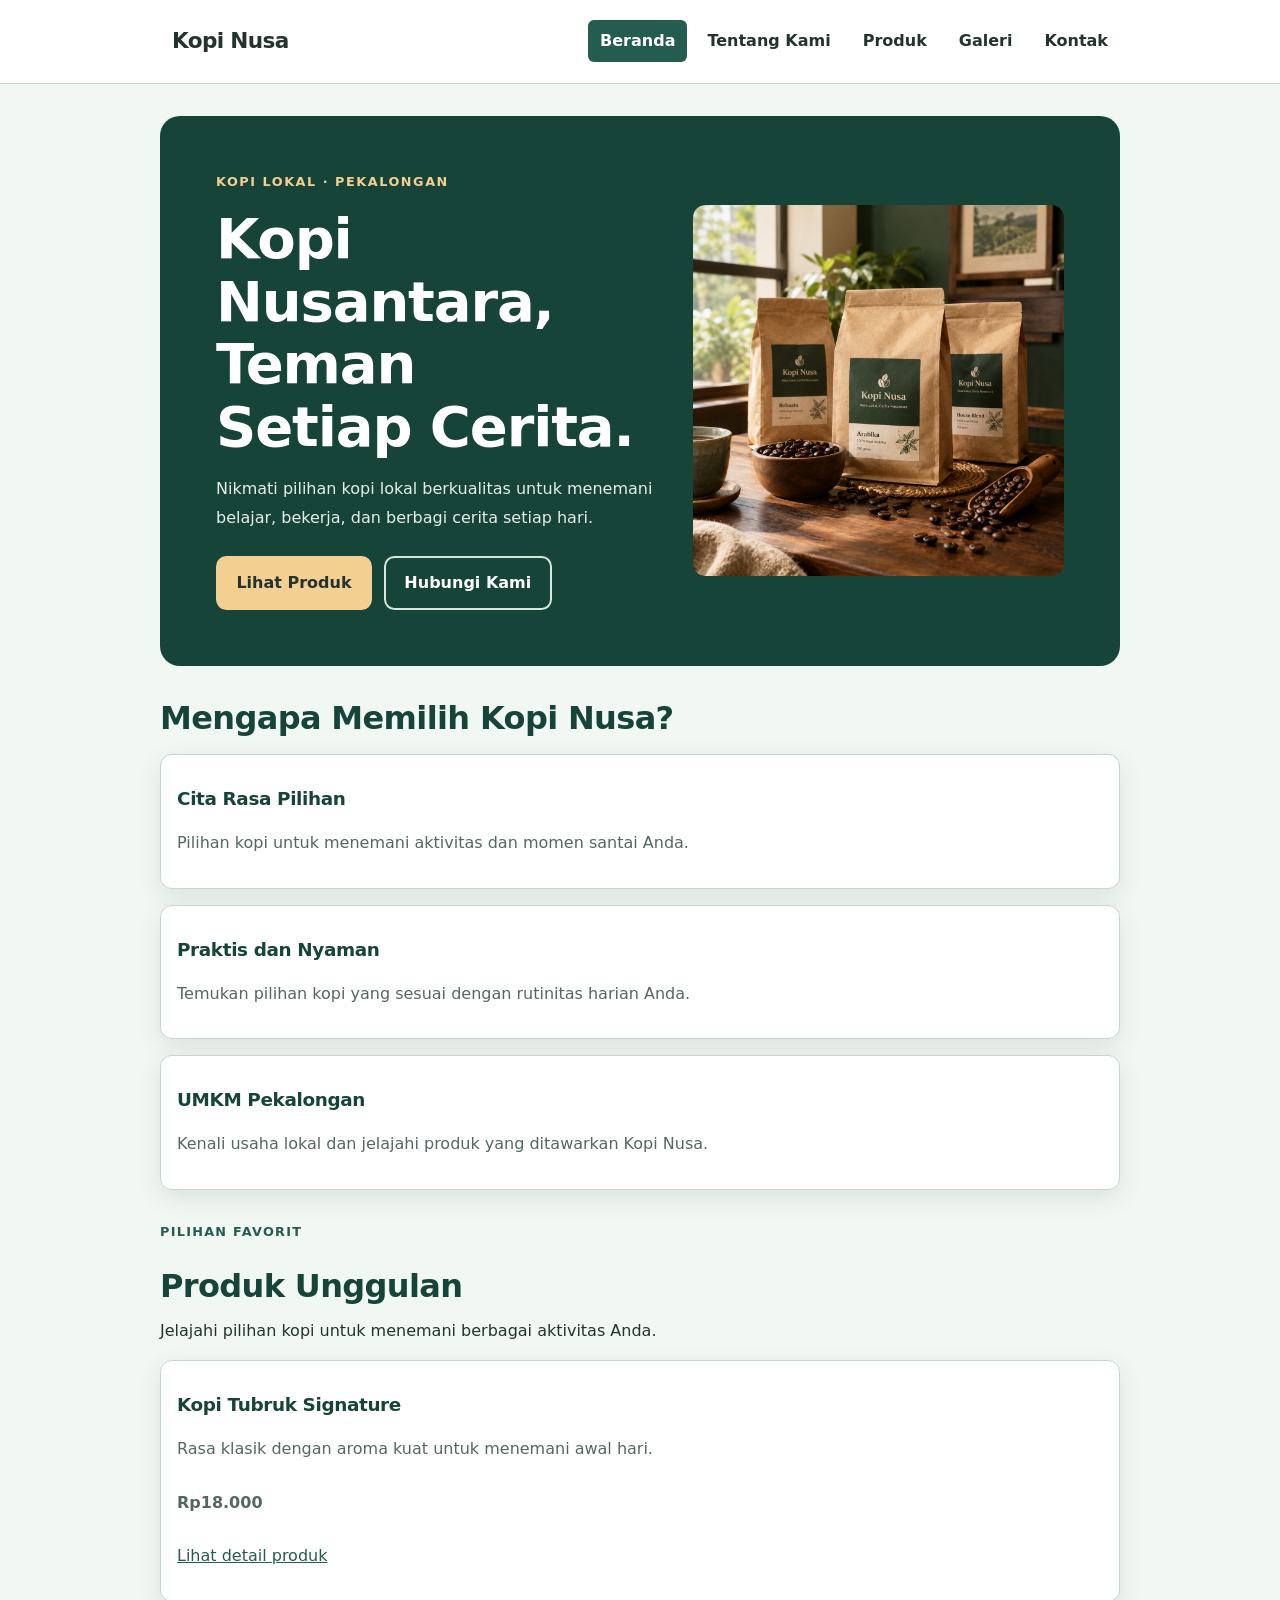
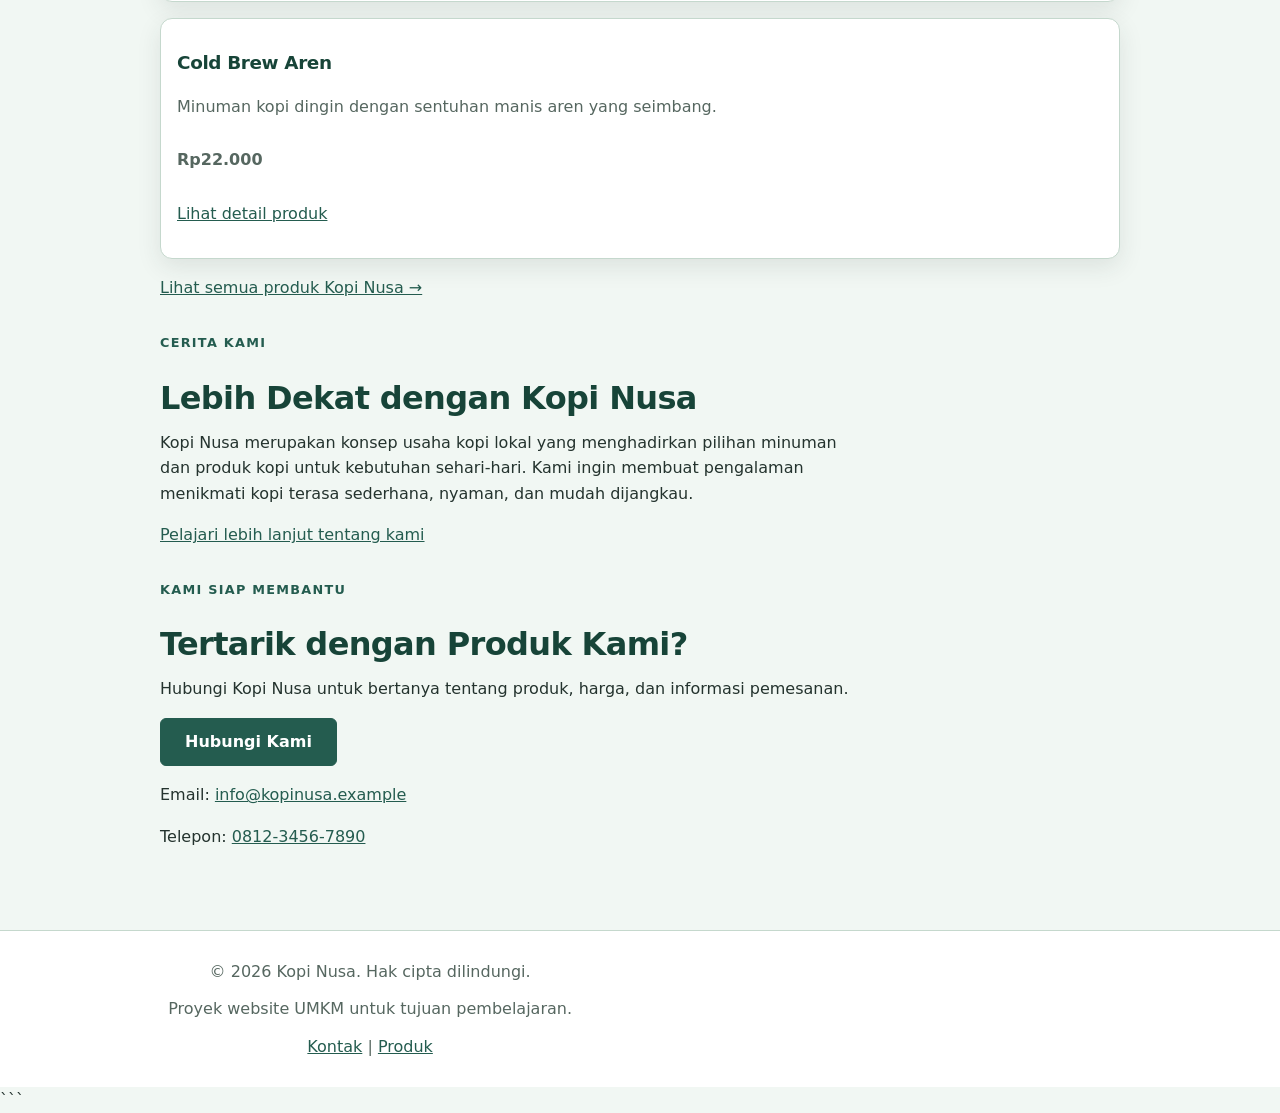
<file: index.html>
<!DOCTYPE html>
<html lang="id">
  
<head>
  
  <meta charset="utf-8">
  <meta name="viewport" content="width=device-width, initial-scale=1">

  <meta
    name="description"
    content="Kopi Nusa, pilihan kopi lokal untuk menemani belajar, bekerja, dan menikmati waktu santai di Pekalongan."
  >
  <meta name="theme-color" content="#245c4f">

  <title>Kopi Nusa | Kopi Lokal Pilihan Pekalongan</title>
  



  <link rel="stylesheet" href="css/style.css">
  <script src="js/app.js" defer></script>
</head>

<body>
  <a class="skip-link" href="#konten">Lewati ke konten utama</a>

  <header class="site-header">
    <nav class="nav" aria-label="Navigasi utama">
      <a class="brand" href="index.html" aria-label="Kopi Nusa, Beranda">
        Kopi Nusa
      </a>

      <ul>
        <li><a aria-current="page" href="index.html">Beranda</a></li>
        <li><a href="tentang.html">Tentang Kami</a></li>
        <li><a href="produk.html">Produk</a></li>
        <li><a href="galeri.html">Galeri</a></li>
        <li><a href="kontak.html">Kontak</a></li>
      </ul>
    </nav>
  </header>

  <main id="konten" class="page">

    

<section class="hero" aria-labelledby="hero-title">
  <div class="hero-content">
    <p class="hero-label">KOPI LOKAL · PEKALONGAN</p>

    <h1 id="hero-title">
      Kopi Nusantara, Teman Setiap Cerita.
    </h1>

    <p class="hero-description">
      Nikmati pilihan kopi lokal berkualitas untuk menemani
      belajar, bekerja, dan berbagi cerita setiap hari.
    </p>

    <div class="hero-actions">
      <a class="hero-button" href="produk.html">
        Lihat Produk
      </a>

      <a class="hero-button hero-button-secondary" href="kontak.html">
        Hubungi Kami
      </a>
    </div>
  </div>

  <div class="hero-image">
    <img
      src="assets/images/kopi-nusa-products.png"
      width="640"
      height="360"
      alt="Etalase Kopi Nusa yang menampilkan pilihan kopi lokal"
      fetchpriority="high"
    />
  </div>
</section>


    

    <!-- Brand highlights -->
    <section aria-labelledby="keunggulan-title">
      <h2 id="keunggulan-title">Mengapa Memilih Kopi Nusa?</h2>

      <div class="product-list">
        <article class="product-card">
          <h3>Cita Rasa Pilihan</h3>
          <p>
            Pilihan kopi untuk menemani aktivitas dan momen santai Anda.
          </p>
        </article>

        <article class="product-card">
          <h3>Praktis dan Nyaman</h3>
          <p>
            Temukan pilihan kopi yang sesuai dengan rutinitas harian Anda.
          </p>
        </article>

        <article class="product-card">
          <h3>UMKM Pekalongan</h3>
          <p>
            Kenali usaha lokal dan jelajahi produk yang ditawarkan Kopi Nusa.
          </p>
        </article>
      </div>
    </section>

    <!-- Featured products -->
    <section aria-labelledby="produk-title">
      <p class="eyebrow">Pilihan Favorit</p>
      <h2 id="produk-title">Produk Unggulan</h2>

      <p>
        Jelajahi pilihan kopi untuk menemani berbagai aktivitas Anda.
      </p>

      <div class="product-list">
        <article class="product-card">
          <h3>Kopi Tubruk Signature</h3>
          <p>
            Rasa klasik dengan aroma kuat untuk menemani awal hari.
          </p>
          <p class="price">Rp18.000</p>
          <p>
            <a href="produk.html">Lihat detail produk</a>
          </p>
        </article>

        <article class="product-card">
          <h3>Cold Brew Aren</h3>
          <p>
            Minuman kopi dingin dengan sentuhan manis aren yang seimbang.
          </p>
          <p class="price">Rp22.000</p>
          <p>
            <a href="produk.html">Lihat detail produk</a>
          </p>
        </article>
      </div>

      <p>
        <a href="produk.html">Lihat semua produk Kopi Nusa &rarr;</a>
      </p>
    </section>

    <!-- Business introduction -->
    <section aria-labelledby="tentang-title">
      <p class="eyebrow">Cerita Kami</p>
      <h2 id="tentang-title">Lebih Dekat dengan Kopi Nusa</h2>

      <p>
        Kopi Nusa merupakan konsep usaha kopi lokal yang menghadirkan
        pilihan minuman dan produk kopi untuk kebutuhan sehari-hari.
        Kami ingin membuat pengalaman menikmati kopi terasa sederhana,
        nyaman, dan mudah dijangkau.
      </p>

      <p>
        <a href="tentang.html">Pelajari lebih lanjut tentang kami</a>
      </p>
    </section>

    <!-- Contact call-to-action -->
    <section class="contact" aria-labelledby="kontak-title">
      <p class="eyebrow">Kami Siap Membantu</p>
      <h2 id="kontak-title">Tertarik dengan Produk Kami?</h2>

      <p>
        Hubungi Kopi Nusa untuk bertanya tentang produk, harga,
        dan informasi pemesanan.
      </p>

      <p>
        <a class="button" href="kontak.html">Hubungi Kami</a>
      </p>

      <p>
        Email:
        <a href="mailto:info@kopinusa.example">
          info@kopinusa.example
        </a>
      </p>

      <p>
        Telepon:
        <a href="tel:+6281234567890">0812-3456-7890</a>
      </p>
    </section>

  </main>

  <footer class="site-footer">
    <p>&copy; 2026 Kopi Nusa. Hak cipta dilindungi.</p>
    <p>Proyek website UMKM untuk tujuan pembelajaran.</p>
    <p><a href="kontak.html">Kontak</a> | <a href="produk.html">Produk</a></p>
  </footer>

  <script src="js/script.js"></script>
</body>
</html>
```
</file>
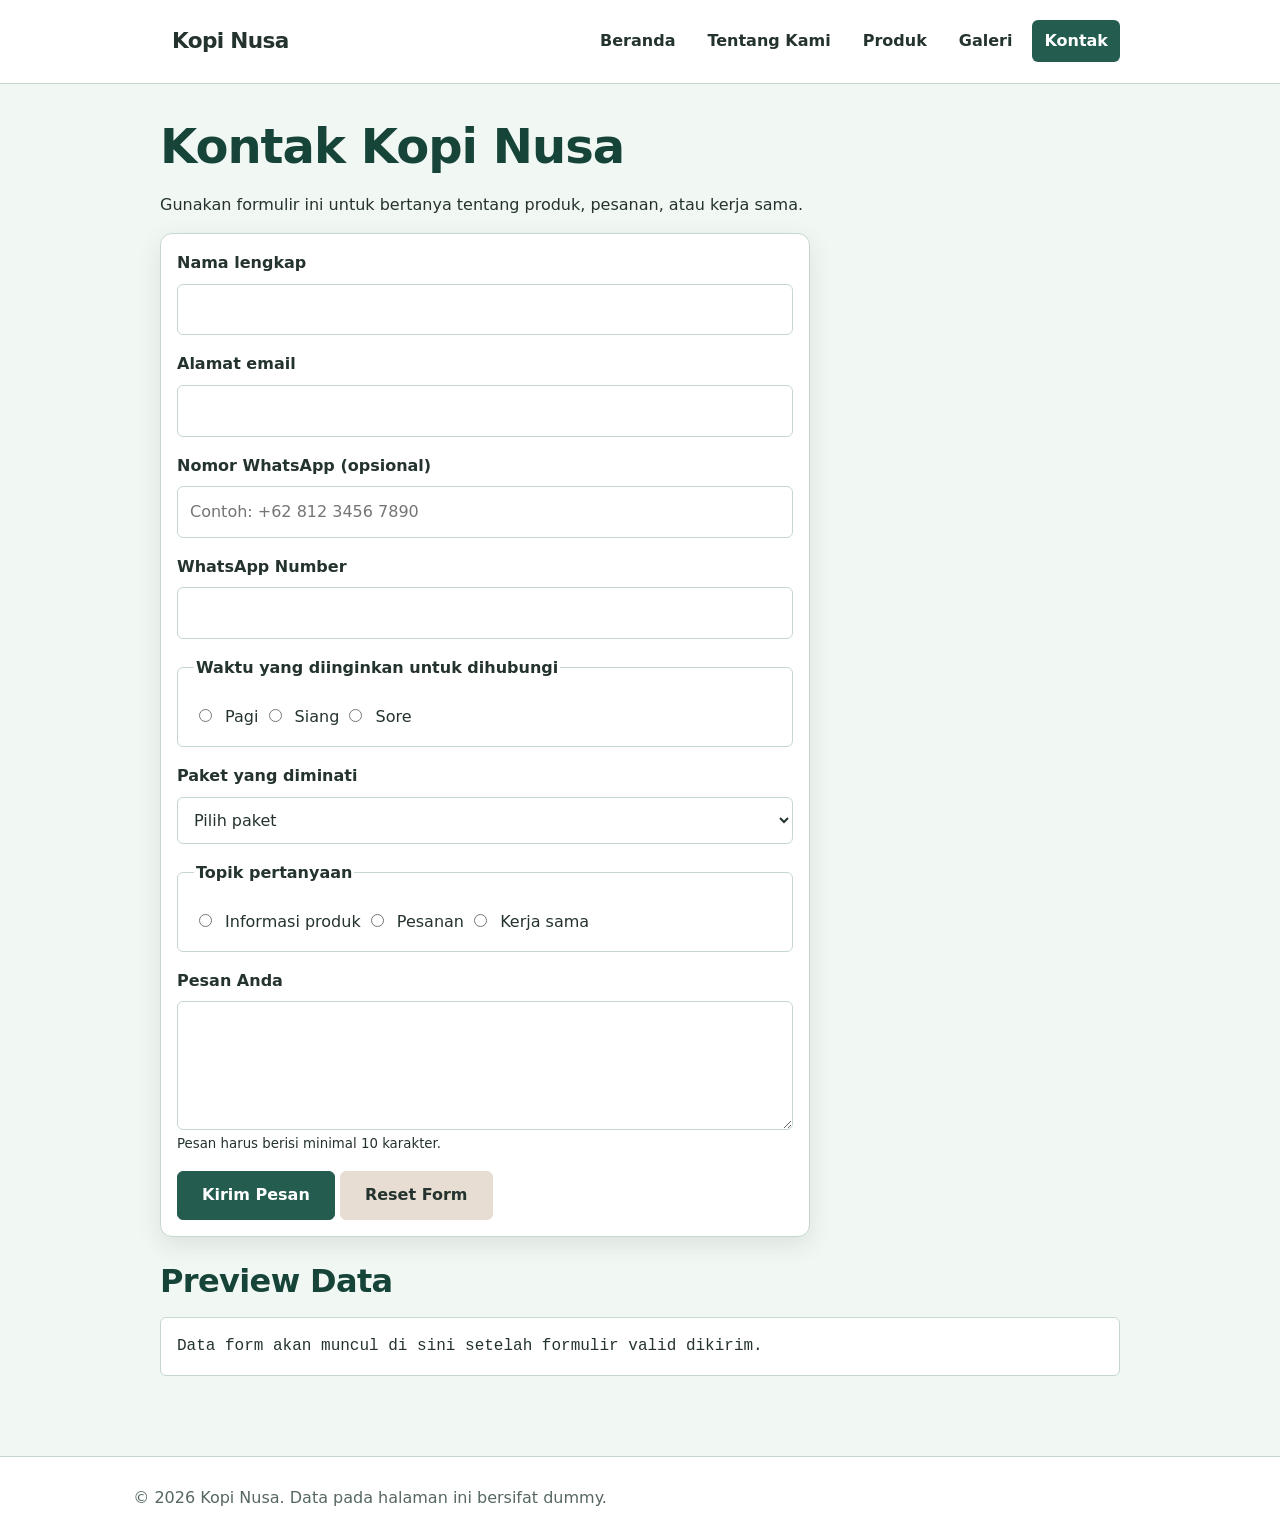
<file: kontak.html>
<!doctype html>
<html lang="id">
  <head>
    <meta charset="utf-8" />
    <meta name="viewport" content="width=device-width, initial-scale=1" />
    <title>Kontak Kopi Nusa</title>
    <link rel="stylesheet" href="css/style.css" />
  </head>

  <body>
    <a class="skip-link" href="#konten">Lewati ke konten utama</a>

    <header class="site-header">
      <nav class="nav" aria-label="Navigasi utama">
        <a class="brand" href="index.html">Kopi Nusa</a>
        <ul>
          <li><a href="index.html">Beranda</a></li>
          <li><a href="tentang.html">Tentang Kami</a></li>
          <li><a href="produk.html">Produk</a></li>
          <li><a href="galeri.html">Galeri</a></li>
          <li><a href="kontak.html" aria-current="page">Kontak</a></li>
        </ul>
      </nav>
      <script src="js/app.js" defer></script>
    </header>

    <main id="konten" class="page">
      <h1>Kontak Kopi Nusa</h1>
      <p>
        Gunakan formulir ini untuk bertanya tentang produk, pesanan,
        atau kerja sama.
      </p>

      <form id="form-kontak" action="#" method="post">
        <div class="field">
          <label for="nama">Nama lengkap</label>
          <input
            id="nama"
            name="nama"
            type="text"
            required
            minlength="3"
          />
        </div>

        <div class="field">
          <label for="email">Alamat email</label>
          <input
            id="email"
            name="email"
            type="email"
            required
          />
        </div>

        
<div class="field">
  <label for="whatsapp">Nomor WhatsApp (opsional)</label>
  <input
    id="whatsapp"
    name="whatsapp"
    type="tel"
    autocomplete="tel"
    placeholder="Contoh: +62 812 3456 7890"
  />
</div>

        <div class="field">
  <label for="telepon">WhatsApp Number</label>
  <input id="telepon" name="telepon" type="tel">
</div>

<fieldset>
  <legend>Waktu yang diinginkan untuk dihubungi</legend>

  <label>
    <input type="radio" name="waktu" value="pagi" />
    Pagi
  </label>

  <label>
    <input type="radio" name="waktu" value="siang" />
    Siang
  </label>

  <label>
    <input type="radio" name="waktu" value="sore" />
    Sore
  </label>
</fieldset>



        <div class="field">
          <label for="paket">Paket yang diminati</label>
          <select id="paket" name="paket" required>
            <option value="">Pilih paket</option>
            <option value="rumahan">Paket rumahan</option>
            <option value="kantor">Paket kantor</option>
            <option value="reseller">Paket reseller</option>
          </select>
        </div>

        <fieldset>
          <legend>Topik pertanyaan</legend>

          <label>
            <input type="radio" name="topik" value="produk" required />
            Informasi produk
          </label>

          <label>
            <input type="radio" name="topik" value="pesanan" />
            Pesanan
          </label>

          <label>
            <input type="radio" name="topik" value="kerja-sama" />
            Kerja sama
          </label>
        </fieldset>

        <div class="field">
          <label for="pesan">Pesan Anda</label>
          <textarea
            id="pesan"
            name="pesan"
            rows="4"
            required
            minlength="10"
          ></textarea>
          <small>Pesan harus berisi minimal 10 karakter.</small>
        </div>

        <button type="submit">Kirim Pesan</button>
        <button type="reset" class="secondary-button">Reset Form</button>
      </form>

      <section aria-labelledby="preview-title">
        <h2 id="preview-title">Preview Data</h2>
        <pre id="preview-form" aria-live="polite">Data form akan muncul di sini setelah formulir valid dikirim.</pre>
      </section>
    </main>

    <footer class="site-footer">
      <p>&copy; 2026 Kopi Nusa. Data pada halaman ini bersifat dummy.</p>
    </footer>

    <script src="js/form.js"></script>
  </body>
</html>
</file>
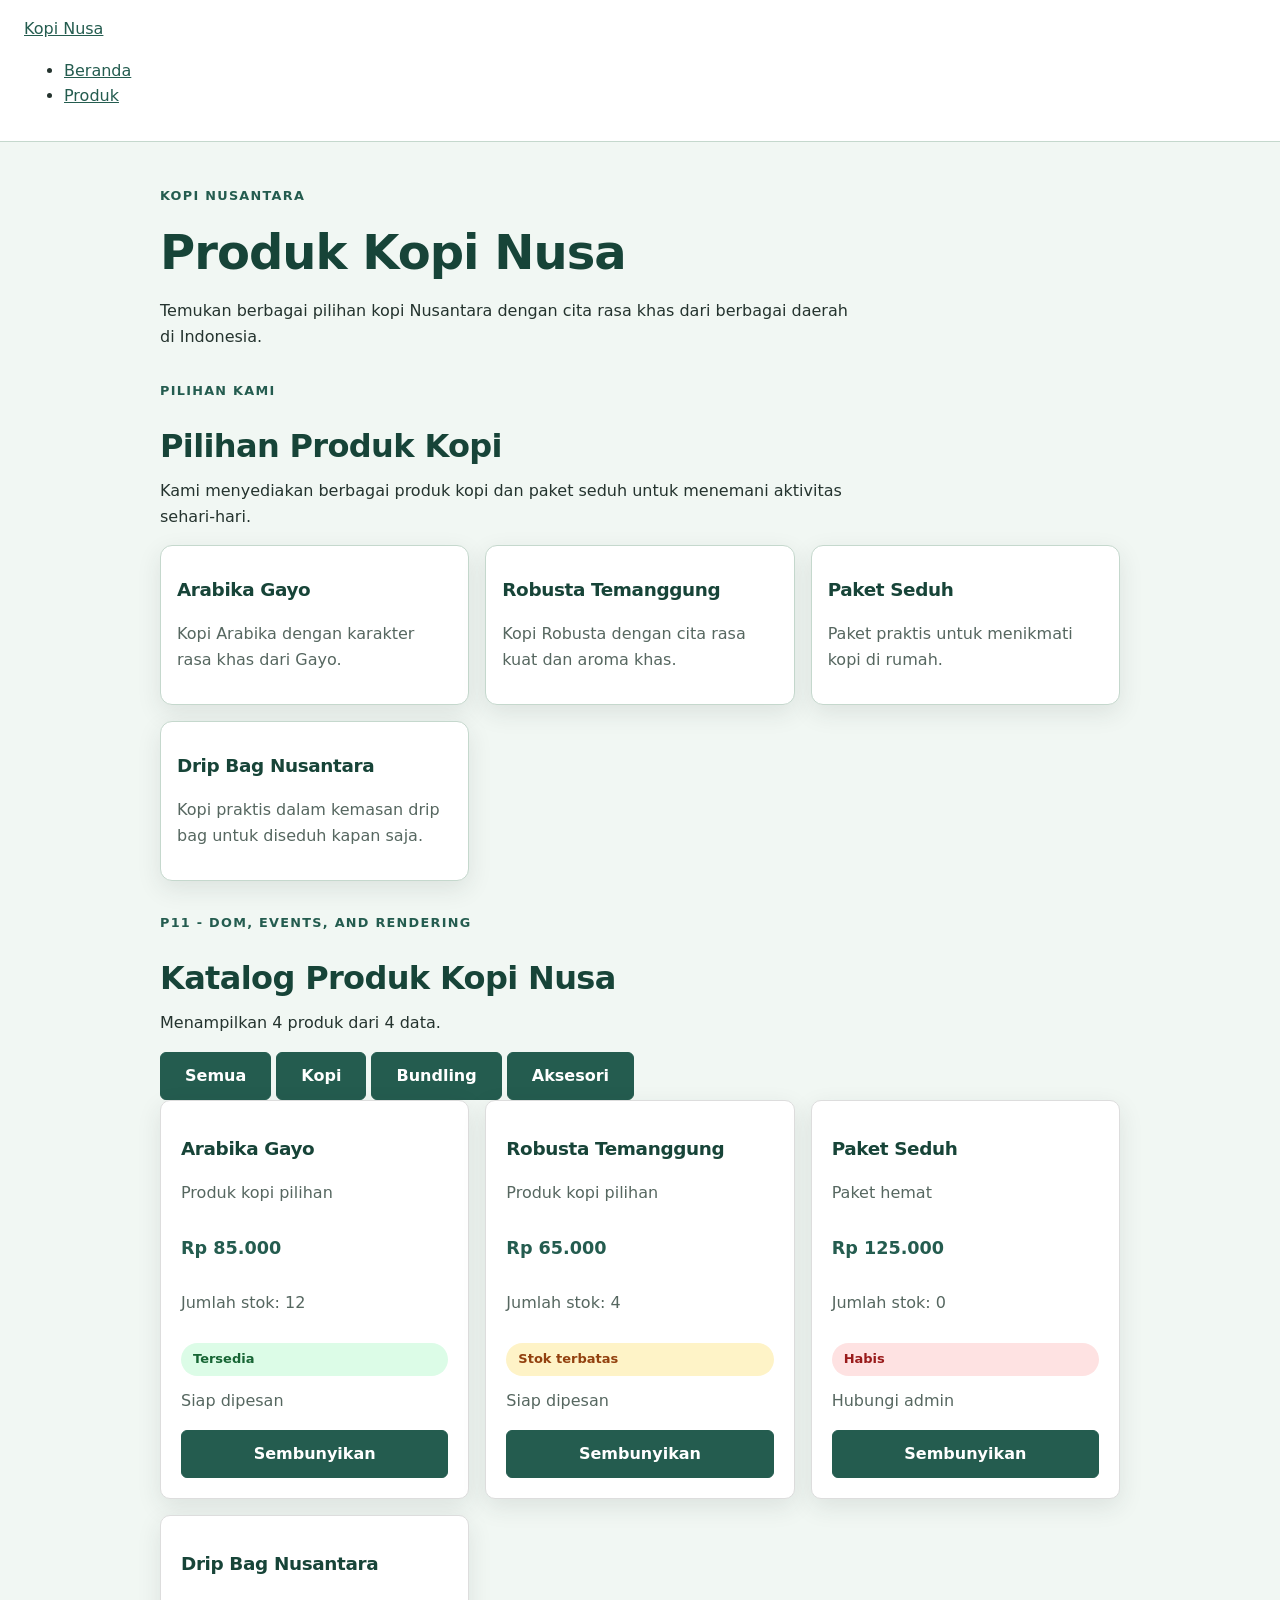
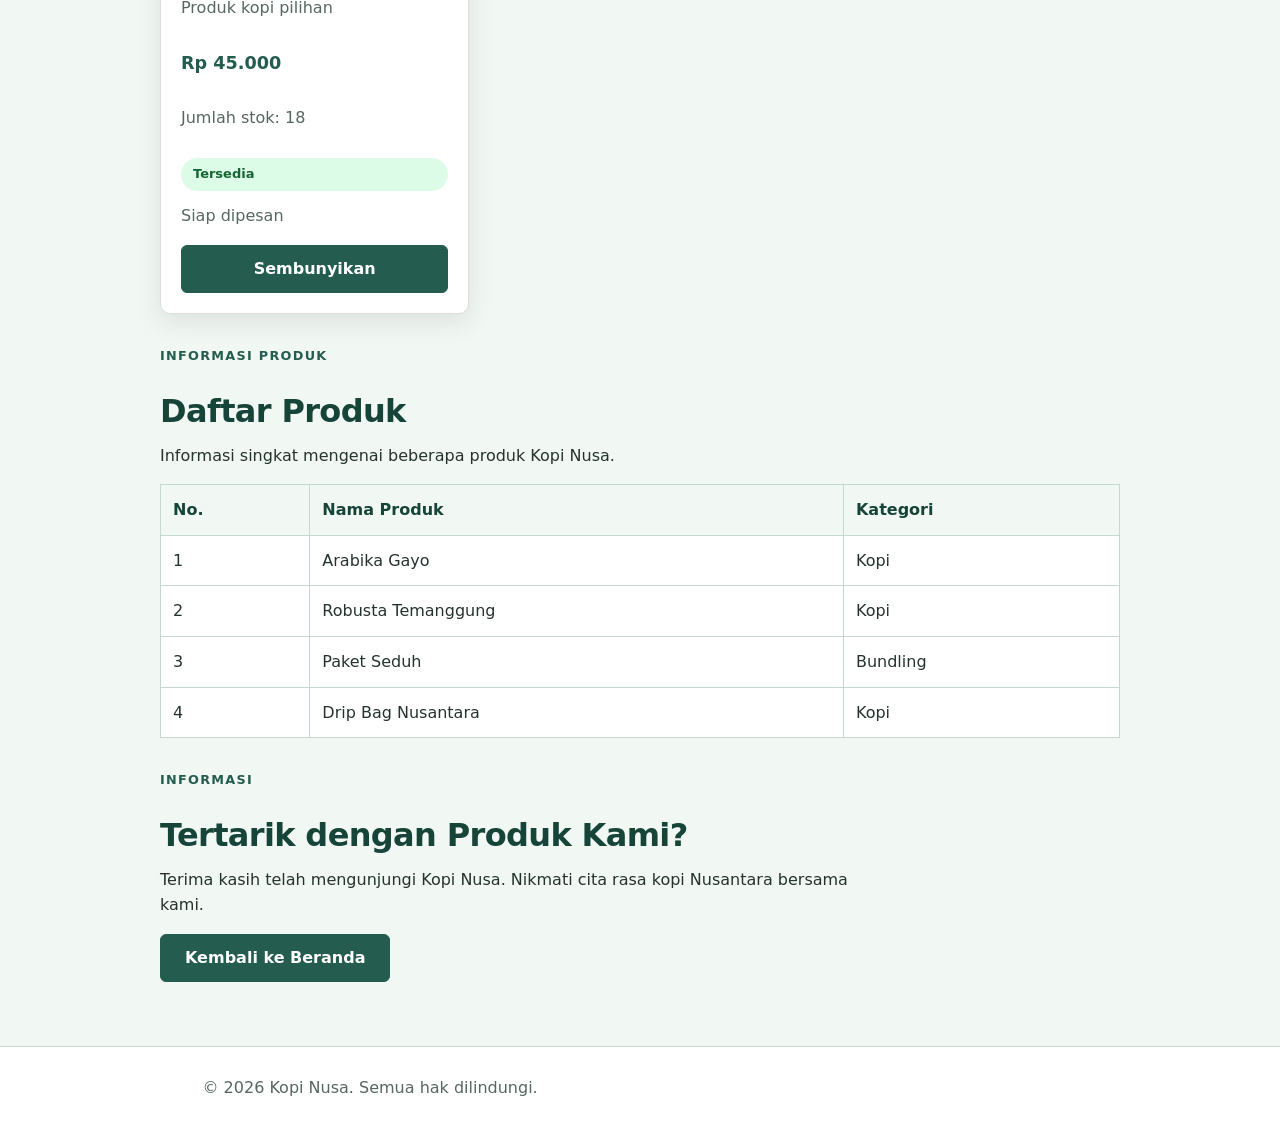
<file: produk.html>
<!DOCTYPE html>
<html lang="id">

<head>
  <meta charset="UTF-8">
  <meta name="viewport" content="width=device-width, initial-scale=1.0">

  <meta
    name="description"
    content="Kopi Nusa menyediakan pilihan kopi Nusantara berkualitas."
  >

  <title>Produk Kopi Nusa - Website UMKM</title>

  <link rel="stylesheet" href="css/style.css">

  <!-- P10 + P11 JavaScript -->
  <script src="js/app.js" defer></script>
</head>

<body>

  <!-- Skip Link -->
  <a href="#konten" class="skip-link">
    Lewati ke konten utama
  </a>

  <!-- Header -->
  <header class="site-header">
    <div class="container">

      <a href="index.html" class="site-logo">
        Kopi Nusa
      </a>

      <nav class="site-nav" aria-label="Navigasi utama">
        <ul>
          <li>
            <a href="index.html">Beranda</a>
          </li>

          <li>
            <a href="produk.html" aria-current="page">
              Produk
            </a>
          </li>
        </ul>
      </nav>

    </div>
  </header>

  <!-- Main Content -->
  <main id="konten" class="page">

    <!-- Page Introduction -->
    <section class="section">

      <div class="section-header">

        <p class="eyebrow">
          Kopi Nusantara
        </p>

        <h1>Produk Kopi Nusa</h1>

        <p>
          Temukan berbagai pilihan kopi Nusantara dengan cita rasa
          khas dari berbagai daerah di Indonesia.
        </p>

      </div>

    </section>

    <!-- Static Product Information -->
    <section
      class="section"
      aria-labelledby="tentang-produk"
    >

      <div class="section-header">

        <p class="eyebrow">
          Pilihan Kami
        </p>

        <h2 id="tentang-produk">
          Pilihan Produk Kopi
        </h2>

        <p>
          Kami menyediakan berbagai produk kopi dan paket seduh
          untuk menemani aktivitas sehari-hari.
        </p>

      </div>

      <div class="product-grid">

        <article class="product-card">

          <h3>Arabika Gayo</h3>

          <p>
            Kopi Arabika dengan karakter rasa khas dari Gayo.
          </p>

        </article>

        <article class="product-card">

          <h3>Robusta Temanggung</h3>

          <p>
            Kopi Robusta dengan cita rasa kuat dan aroma khas.
          </p>

        </article>

        <article class="product-card">

          <h3>Paket Seduh</h3>

          <p>
            Paket praktis untuk menikmati kopi di rumah.
          </p>

        </article>

        <article class="product-card">

          <h3>Drip Bag Nusantara</h3>

          <p>
            Kopi praktis dalam kemasan drip bag untuk diseduh kapan saja.
          </p>

        </article>

      </div>

    </section>

    <!-- P11: Dynamic Product Filter -->
    <section
      class="section"
      aria-labelledby="produk-title"
    >

      <div class="section-header">

        <p class="eyebrow">
          P11 - DOM, Events, and Rendering
        </p>

        <h2 id="produk-title">
          Katalog Produk Kopi Nusa
        </h2>

        <p
          id="produk-status"
          class="produk-status"
          aria-live="polite"
        >
          Produk belum dimuat.
        </p>

      </div>

      <!-- Category Filter Buttons -->
      <div
        class="filter-bar"
        role="group"
        aria-label="Filter kategori produk"
      >

        <button
          type="button"
          class="filter-button is-active"
          data-filter="Semua"
          aria-pressed="true"
        >
          Semua
        </button>

        <button
          type="button"
          class="filter-button"
          data-filter="Kopi"
          aria-pressed="false"
        >
          Kopi
        </button>

        <button
          type="button"
          class="filter-button"
          data-filter="Bundling"
          aria-pressed="false"
        >
          Bundling
        </button>

        <button
          type="button"
          class="filter-button"
          data-filter="Aksesori"
          aria-pressed="false"
        >
          Aksesori
        </button>

      </div>

      <!-- Dynamic Product Grid -->
      <div
        id="produk-grid"
        class="product-grid"
        aria-live="polite"
      ></div>

    </section>

    <!-- Product Table -->
    <section
      class="section"
      aria-labelledby="daftar-produk"
    >

      <div class="section-header">

        <p class="eyebrow">
          Informasi Produk
        </p>

        <h2 id="daftar-produk">
          Daftar Produk
        </h2>

        <p>
          Informasi singkat mengenai beberapa produk Kopi Nusa.
        </p>

      </div>

      <div class="table-wrapper">

        <table>

          <thead>
            <tr>
              <th scope="col">No.</th>
              <th scope="col">Nama Produk</th>
              <th scope="col">Kategori</th>
            </tr>
          </thead>

          <tbody>

            <tr>
              <td>1</td>
              <td>Arabika Gayo</td>
              <td>Kopi</td>
            </tr>

            <tr>
              <td>2</td>
              <td>Robusta Temanggung</td>
              <td>Kopi</td>
            </tr>

            <tr>
              <td>3</td>
              <td>Paket Seduh</td>
              <td>Bundling</td>
            </tr>

            <tr>
              <td>4</td>
              <td>Drip Bag Nusantara</td>
              <td>Kopi</td>
            </tr>

          </tbody>

        </table>

      </div>

    </section>

    <!-- Contact Section -->
    <section
      class="section"
      aria-labelledby="hubungi-kami"
    >

      <div class="section-header">

        <p class="eyebrow">
          Informasi
        </p>

        <h2 id="hubungi-kami">
          Tertarik dengan Produk Kami?
        </h2>

        <p>
          Terima kasih telah mengunjungi Kopi Nusa.
          Nikmati cita rasa kopi Nusantara bersama kami.
        </p>

      </div>

      <a
        href="index.html"
        class="button"
      >
        Kembali ke Beranda
      </a>

    </section>

  </main>

  <!-- Footer -->
  <footer class="site-footer">

    <div class="container">

      <p>
        &copy; 2026 Kopi Nusa. Semua hak dilindungi.
      </p>

    </div>

  </footer>

  <!-- Existing JavaScript Files -->
  <script src="js/script.js"></script>
  <script src="js/layout-demo.js"></script>

</body>
</html>
</file>
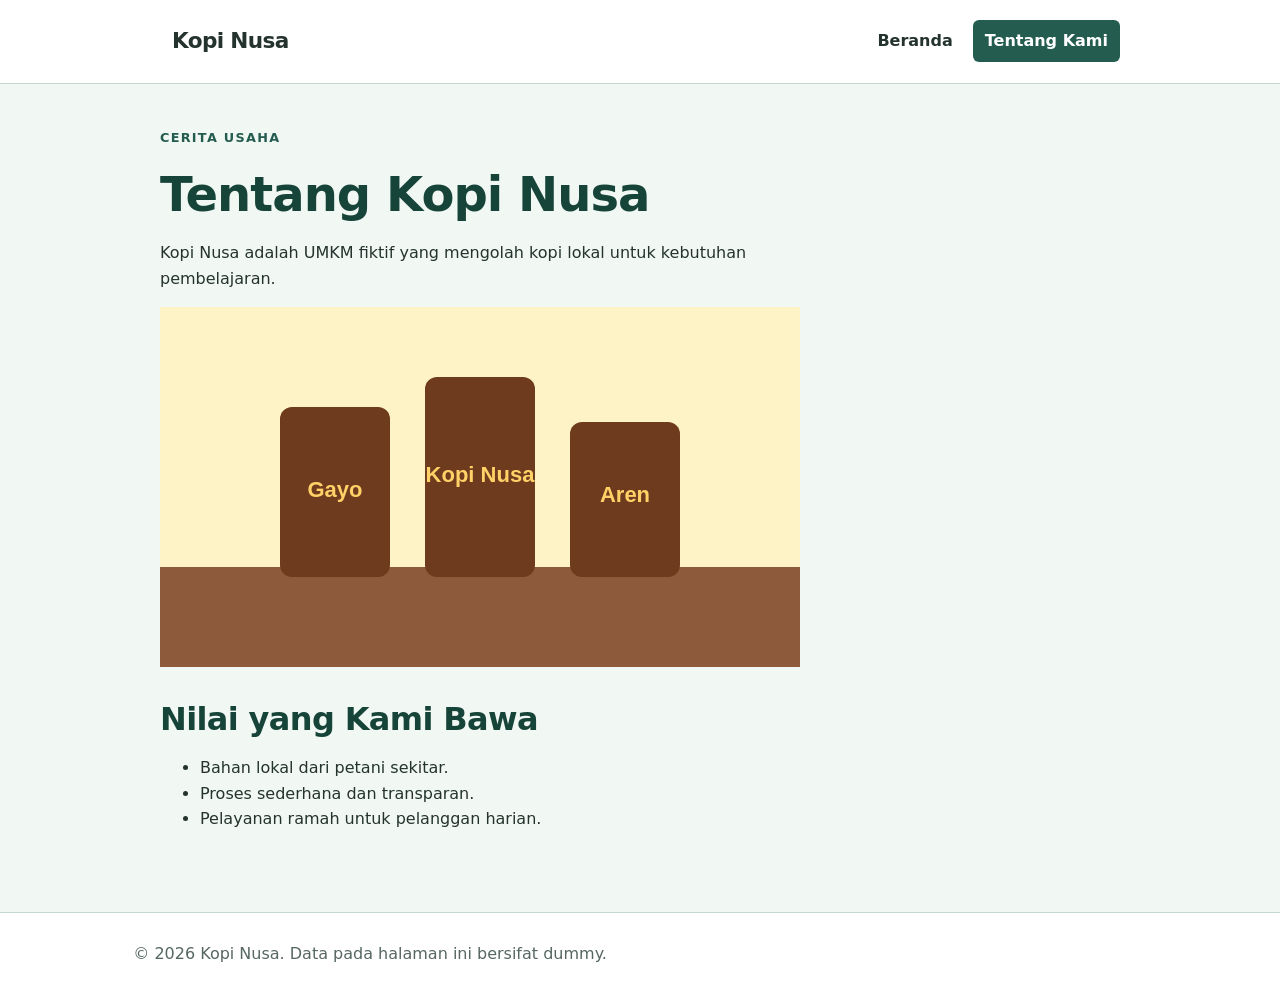
<file: tentang.html>
<!doctype html>
<html lang="id">
  <head>
    <meta charset="utf-8" />
    <meta name="viewport" content="width=device-width, initial-scale=1" />
    <title>Tentang Kopi Nusa - Website UMKM</title>
    <link rel="stylesheet" href="css/style.css" />
  </head>
  <body>
    <a class="skip-link" href="#konten">Lewati ke konten utama</a>
    <header class="site-header">
      <nav class="nav" aria-label="Navigasi utama">
        <a class="brand" href="index.html">Kopi Nusa</a>
        <ul>
          <li><a href="index.html">Beranda</a></li>
          <li><a aria-current="page" href="tentang.html">Tentang Kami</a></li>
        </ul>
      </nav>
      <script src="js/app.js" defer></script>
    </header>
    <main id="konten" class="page">
      <section aria-labelledby="tentang-title">
        <p class="eyebrow">Cerita Usaha</p>
        <h1 id="tentang-title">Tentang Kopi Nusa</h1>
        <p>Kopi Nusa adalah UMKM fiktif yang mengolah kopi lokal untuk kebutuhan pembelajaran.</p>
        <img src="assets/images/etalase-kopi.svg"
         width="640"
         height="360"
         loading="lazy"
         alt="Etalase Kopi Nusa berisi kemasan kopi lokal" />
      </section>
      <section aria-labelledby="nilai-title">
        <h2 id="nilai-title">Nilai yang Kami Bawa</h2>
        <ul>
          <li>Bahan lokal dari petani sekitar.</li>
          <li>Proses sederhana dan transparan.</li>
          <li>Pelayanan ramah untuk pelanggan harian.</li>
        </ul>
      </section>
    </main>
    <footer class="site-footer">
      <p>&copy; 2026 Kopi Nusa. Data pada halaman ini bersifat dummy.</p>
    </footer>
  </body>
</html>
</file>
<file: css/style.css>
/* =========================================================
   KOPI NUSA — COMPLETE RESPONSIVE STYLESHEET
   Mobile-first design | P05, P06 and P07
   ========================================================= */

/* 1. COLOR, SPACING, SHAPE AND SHADOW TOKENS */

:root {
  --color-primary: #245c4f;
  --color-primary-strong: #174438;
  --color-text: #24332e;
  --color-muted: #566760;
  --color-surface: #ffffff;
  --color-surface-soft: #f1f7f3;
  --color-border: #c5d8cd;
  --color-focus: #174ea6;
  --color-highlight: #fef3c7;
  --color-highlight-hover: #fde68a;
  --color-button-secondary: #e8ddd2;

  --color-coffee: #94633f;
  --color-cream: #faf7ef;

  --space-1: 0.5rem;
  --space-2: 0.75rem;
  --space-3: 1rem;
  --space-4: 1.5rem;
  --space-5: 2rem;

  --radius-sm: 0.375rem;
  --radius-md: 0.75rem;
  --radius-lg: 1.25rem;

  --shadow-card: 0 0.5rem 1.5rem rgb(36 51 46 / 10%);
}

/* 2. BASIC STYLES */

*,
*::before,
*::after {
  box-sizing: border-box;
}

html {
  color-scheme: light;
  scroll-behavior: smooth;
}

body {
  margin: 0;
  color: var(--color-text);
  background: var(--color-surface-soft);
  font-family: system-ui, -apple-system, BlinkMacSystemFont, "Segoe UI",
    sans-serif;
  font-size: 1rem;
  line-height: 1.6;
}

img {
  display: block;
  max-width: 100%;
  height: auto;
}

a {
  color: var(--color-primary);
}

a:hover {
  color: var(--color-primary-strong);
}

button,
input,
select,
textarea {
  font: inherit;
}

button,
a {
  -webkit-tap-highlight-color: transparent;
}

::selection {
  color: var(--color-text);
  background: var(--color-highlight);
}

/* 3. KEYBOARD ACCESSIBILITY */

:focus-visible {
  outline: 3px solid var(--color-focus);
  outline-offset: 3px;
}

.skip-link {
  position: absolute;
  top: -5rem;
  left: var(--space-3);
  z-index: 100;
  padding: var(--space-2) var(--space-3);
  color: var(--color-surface);
  background: var(--color-text);
  border-radius: var(--radius-sm);
}

.skip-link:focus {
  top: var(--space-3);
}

/* 4. HEADER AND NAVIGATION */

.site-header,
.site-footer {
  padding: var(--space-3) var(--space-4);
  background: var(--color-surface);
  border-bottom: 1px solid var(--color-border);
}

.site-header {
  position: relative;
}

.nav,
.page {
  width: min(100% - 2rem, 60rem);
  margin-inline: auto;
}

.nav {
  display: flex;
  flex-direction: column;
  gap: var(--space-3);
  align-items: flex-start;
}

.brand {
  display: inline-block;
  margin: 0;
  color: var(--color-primary-strong);
  font-size: 1.35rem;
  font-weight: 800;
  letter-spacing: -0.03em;
  text-decoration: none;
}

.nav ul {
  display: flex;
  flex-direction: column;
  gap: var(--space-1);
  width: 100%;
  padding: 0;
  margin: 0;
  list-style: none;
}

.nav li {
  margin: 0;
}

.nav a {
  display: inline-block;
  padding: var(--space-1) var(--space-2);
  color: var(--color-text);
  font-weight: 600;
  text-decoration: none;
  border-radius: var(--radius-sm);
  transition: background-color 0.2s ease, color 0.2s ease;
}

.nav a:hover {
  color: var(--color-primary-strong);
  background: var(--color-surface-soft);
}

.nav a[aria-current="page"] {
  color: var(--color-surface);
  font-weight: 700;
  background: var(--color-primary);
}

.site-footer {
  margin-top: var(--space-5);
  color: var(--color-muted);
  text-align: center;
  border-top: 1px solid var(--color-border);
  border-bottom: 0;
}

.site-footer p {
  margin-block: var(--space-2);
}

/* 5. PAGE LAYOUT AND TYPOGRAPHY */

.page {
  min-width: 0;
  padding-block: var(--space-5);
}

main,
section,
article,
figure {
  min-width: 0;
}

h1,
h2,
h3 {
  color: var(--color-primary-strong);
  line-height: 1.25;
  letter-spacing: -0.02em;
  text-wrap: balance;
}

h1 {
  margin-top: 0;
  margin-bottom: var(--space-3);
  font-size: clamp(2rem, 6vw, 3rem);
}

h2 {
  margin-top: var(--space-4);
  margin-bottom: var(--space-2);
  font-size: clamp(1.4rem, 3vw, 2rem);
}

h3 {
  margin-top: var(--space-3);
  margin-bottom: var(--space-2);
  font-size: 1.15rem;
}

p,
li {
  max-width: 68ch;
  overflow-wrap: break-word;
}

p {
  margin-block: var(--space-2) var(--space-3);
}

section + section {
  margin-top: var(--space-5);
}

.eyebrow {
  color: var(--color-primary);
  font-size: 0.8rem;
  font-weight: 800;
  letter-spacing: 0.1em;
  text-transform: uppercase;
}

hr {
  margin-block: var(--space-4);
  border: 0;
  border-top: 1px solid var(--color-border);
}

/* 6. HOMEPAGE HERO
   Mobile: text above image
   Wider screens: text left, image right */

.hero {
  display: grid;
  grid-template-columns: minmax(0, 1fr);
  gap: var(--space-4);
  align-items: center;
  padding: clamp(1.25rem, 5vw, 3.5rem);
  color: #ffffff;
  background: var(--color-primary-strong);
  border-radius: var(--radius-lg);
  overflow: hidden;
}

.hero-content {
  min-width: 0;
}

.hero-label {
  margin: 0 0 var(--space-3);
  color: #f3cf91;
  font-size: 0.8rem;
  font-weight: 800;
  letter-spacing: 0.12em;
  text-transform: uppercase;
}

.hero h1 {
  margin: 0 0 var(--space-3);
  color: #ffffff;
  font-size: clamp(2rem, 6vw, 3.5rem);
  line-height: 1.12;
  overflow-wrap: anywhere;
}

.hero-description {
  max-width: 36rem;
  margin: 0 0 var(--space-4);
  color: #e6eee8;
  line-height: 1.8;
}

.hero .eyebrow {
  color: var(--color-highlight);
}

.hero-actions {
  display: flex;
  flex-wrap: wrap;
  gap: var(--space-2);
}

.hero-image {
  min-width: 0;
  width: 100%;
  overflow: hidden;
  border-radius: var(--radius-md);
}

.hero-image img {
  display: block;
  width: 100%;
  height: auto;
  border-radius: var(--radius-md);
  object-fit: cover;
}

.hero button {
  color: var(--color-text);
  background: var(--color-highlight);
  border-color: var(--color-highlight);
}

.hero button:hover {
  color: var(--color-text);
  background: var(--color-highlight-hover);
  border-color: var(--color-highlight-hover);
}

/* 7. BUTTONS AND LINKS */

.button,
button {
  display: inline-flex;
  align-items: center;
  justify-content: center;
  min-height: 44px;
  padding: var(--space-2) var(--space-4);
  color: var(--color-surface);
  font-weight: 700;
  line-height: 1.4;
  text-align: center;
  text-decoration: none;
  background: var(--color-primary);
  border: 1px solid var(--color-primary);
  border-radius: var(--radius-sm);
  cursor: pointer;
  transition:
    background-color 0.2s ease,
    border-color 0.2s ease,
    transform 0.2s ease;
}

.button:hover,
button:hover {
  color: var(--color-surface);
  background: var(--color-primary-strong);
  border-color: var(--color-primary-strong);
}

.button:active,
button:active {
  transform: translateY(1px);
}

.hero-button {
  display: inline-flex;
  align-items: center;
  justify-content: center;
  min-height: 44px;
  padding: 0.75rem 1.15rem;
  color: var(--color-text);
  font-weight: 700;
  text-align: center;
  text-decoration: none;
  background: #f3cf91;
  border: 2px solid #f3cf91;
  border-radius: 0.65rem;
  transition:
    background-color 0.2s ease,
    transform 0.2s ease;
}

.hero-button:hover {
  color: var(--color-text);
  background: #ffdfaa;
  transform: translateY(-2px);
}

.hero-button-secondary {
  color: #ffffff;
  background: transparent;
  border-color: #d7e6dc;
}

.hero-button-secondary:hover {
  color: #ffffff;
  background: rgb(255 255 255 / 12%);
  border-color: #d7e6dc;
}

#form-kontak .secondary-button {
  color: var(--color-text);
  background: var(--color-button-secondary);
  border-color: var(--color-button-secondary);
}

#form-kontak .secondary-button:hover {
  background: #d9cbbd;
  border-color: #d9cbbd;
}

/* 8. PRODUCT AND GALLERY CARDS */

.product-card,
.media-card {
  min-width: 0;
  margin-block: var(--space-3);
  padding: var(--space-3);
  color: var(--color-text);
  background: var(--color-surface);
  border: 1px solid var(--color-border);
  border-radius: var(--radius-md);
  box-shadow: var(--shadow-card);
  transition:
    box-shadow 0.2s ease,
    border-color 0.2s ease,
    transform 0.2s ease;
}

.product-card {
  display: flex;
  flex-direction: column;
}

.product-card:hover,
.media-card:hover {
  border-color: var(--color-primary);
  box-shadow: 0 0.75rem 1.75rem rgb(36 51 46 / 14%);
  transform: translateY(-2px);
}

.product-card img,
.media-card img {
  display: block;
  width: 100%;
  height: auto;
  border-radius: var(--radius-sm);
}

.product-card h2,
.product-card h3,
.media-card h2,
.media-card h3 {
  margin-bottom: var(--space-1);
  color: var(--color-primary-strong);
}

.product-card p,
.media-card p {
  color: var(--color-muted);
}

.price {
  color: var(--color-primary-strong);
  font-weight: 800;
}

/* Product badge */

.product-badge {
  align-self: flex-start;
  padding: 0.25rem var(--space-2);
  color: var(--color-primary-strong);
  font-size: 0.875rem;
  font-weight: 800;
  background: var(--color-highlight);
  border-radius: 999px;
}

/* Product card actions */

.card-actions {
  display: flex;
  gap: var(--space-2);
  align-items: center;
  flex-wrap: wrap;
  margin-top: auto;
  padding-top: var(--space-3);
}

/* 9. RESPONSIVE PRODUCT AND GALLERY GRIDS */

.product-grid,
.gallery-grid {
  display: grid;
  grid-template-columns: minmax(0, 1fr);
  gap: var(--space-3);
}

.product-grid .product-card,
.gallery-grid .media-card {
  margin-block: 0;
}

/* 10. PRODUCT PAGE IMAGE DESIGN */

.products-hero-image {
  display: block;
  width: 100%;
  max-width: 650px;
  margin: var(--space-4) auto;
  padding: 8px;
  background: #ffffff;
  border: 1px solid #e5d6bd;
  border-radius: 24px;
  box-shadow: 0 15px 35px rgb(48 35 20 / 16%);
  overflow: hidden;
  transition:
    transform 0.3s ease,
    box-shadow 0.3s ease;
}

.products-hero-image:hover {
  transform: translateY(-3px);
  box-shadow: 0 18px 38px rgb(48 35 20 / 20%);
}

.products-three-column {
  display: grid;
  grid-template-columns: minmax(0, 1fr);
  gap: var(--space-3);
  max-width: 100%;
  padding: var(--space-3);
  background: #f5efe4;
  border-radius: 24px;
}

.image-column {
  min-width: 0;
  overflow: hidden;
  text-align: center;
  background: #ffffff;
  border-radius: 16px;
  box-shadow: 0 6px 18px rgb(0 0 0 / 10%);
}

.image-column img {
  display: block;
  width: 100%;
  height: auto;
  aspect-ratio: 4 / 3;
  object-fit: cover;
}

.image-column h3 {
  padding: 12px 5px;
  margin: 0;
  color: var(--color-primary);
}

/* 11. GALLERY PAGE DESIGN */

.gallery-page {
  background: var(--color-cream);
  border-radius: var(--radius-lg);
}

.gallery-hero {
  max-width: 48rem;
  padding-block: clamp(2rem, 6vw, 4rem);
}

.gallery-eyebrow,
.section-eyebrow {
  color: var(--color-coffee);
  font-size: 0.8rem;
  font-weight: 800;
  letter-spacing: 0.14em;
  text-transform: uppercase;
}

.gallery-hero h1 {
  margin-block: var(--space-2) var(--space-3);
  color: var(--color-primary-strong);
  font-size: clamp(2rem, 5vw, 3.4rem);
  line-height: 1.15;
}

.gallery-hero > p:not(.gallery-eyebrow) {
  max-width: 40rem;
  color: var(--color-muted);
}

.gallery-section,
.gallery-packages,
.gallery-prices {
  padding-block: var(--space-4) var(--space-5);
}

.section-heading {
  max-width: 42rem;
  margin: var(--space-3) auto var(--space-4);
  text-align: center;
}

.section-heading h2 {
  margin-top: var(--space-2);
}

.section-heading p {
  margin-inline: auto;
  color: var(--color-muted);
}

.gallery-grid {
  grid-template-columns: minmax(0, 1fr);
  gap: var(--space-4);
}

.gallery-card {
  min-width: 0;
  margin: 0;
  padding: 0;
  overflow: hidden;
  background: #fffdf8;
  border: 1px solid #e1e5dc;
  border-radius: var(--radius-md);
  box-shadow: 0 5px 18px rgb(36 51 46 / 7%);
}

.gallery-card img {
  display: block;
  width: 100%;
  aspect-ratio: 4 / 3;
  object-fit: cover;
  border-radius: 0;
}

.gallery-card figcaption {
  padding: var(--space-3);
}

.gallery-card figcaption strong {
  color: var(--color-primary-strong);
  font-size: 1.1rem;
}

.gallery-card figcaption p {
  margin-bottom: 0;
  color: var(--color-muted);
}

/* Coffee packages */

.package-list {
  display: grid;
  grid-template-columns: minmax(0, 1fr);
  gap: var(--space-3);
  padding: 0;
  list-style: none;
}

.package-list li {
  display: grid;
  gap: var(--space-1);
  padding: var(--space-3);
  background: var(--color-surface);
  border: 1px solid var(--color-border);
  border-radius: var(--radius-md);
  box-shadow: 0 4px 12px rgb(36 51 46 / 5%);
}

.package-list li strong {
  color: var(--color-primary-strong);
}

.package-list li span {
  color: var(--color-muted);
}

/* Gallery call-to-action */

.coffee-cta {
  padding: clamp(1.5rem, 5vw, 3rem);
  color: #ffffff;
  text-align: center;
  background: var(--color-primary-strong);
  border-radius: var(--radius-lg);
}

.coffee-cta h2 {
  margin-top: 0;
  color: #ffffff;
}

.coffee-cta p {
  margin-inline: auto;
  color: #e6eee8;
}

.coffee-cta .button {
  color: var(--color-text);
  background: var(--color-highlight);
  border-color: var(--color-highlight);
}

.coffee-cta .button:hover {
  background: var(--color-highlight-hover);
  border-color: var(--color-highlight-hover);
}

/* 12. TABLES AND MEDIA */

figure {
  margin-inline: 0;
}

figcaption,
caption {
  color: var(--color-muted);
}

table {
  width: 100%;
  margin-block: var(--space-3);
  background: var(--color-surface);
  border: 1px solid var(--color-border);
  border-collapse: collapse;
}

caption {
  margin-bottom: var(--space-2);
  font-weight: 700;
  text-align: left;
}

th,
td {
  padding: var(--space-2);
  text-align: left;
  vertical-align: top;
  border: 1px solid var(--color-border);
}

th {
  color: var(--color-primary-strong);
  background: var(--color-surface-soft);
}

/* Accessible horizontal scrolling for wide tables */

.table-scroll {
  max-width: 100%;
  overflow-x: auto;
  overscroll-behavior-x: contain;
}

.table-scroll:focus-visible {
  outline: 3px solid var(--color-focus);
  outline-offset: 3px;
}

.table-scroll table {
  min-width: 40rem;
}

audio {
  display: block;
  max-width: 100%;
}

/* 13. CONTACT FORM */

form {
  margin-block: var(--space-3);
  padding: var(--space-3);
  background: var(--color-surface);
  border: 1px solid var(--color-border);
  border-radius: var(--radius-md);
  box-shadow: var(--shadow-card);
}

#form-kontak {
  width: 100%;
  max-width: 650px;
  margin: var(--space-3) 0;
}

.field {
  margin-bottom: var(--space-3);
}

.field label,
legend {
  display: block;
  margin-bottom: var(--space-1);
  font-weight: 700;
}

.field input,
.field select,
.field textarea {
  display: block;
  width: 100%;
  min-width: 0;
  padding: var(--space-2);
  color: var(--color-text);
  font: inherit;
  background: var(--color-surface);
  border: 1px solid var(--color-border);
  border-radius: var(--radius-sm);
}

.field textarea {
  min-height: 8rem;
  resize: vertical;
}

.field input:focus,
.field select:focus,
.field textarea:focus {
  border-color: var(--color-primary);
}

input[type="radio"],
input[type="checkbox"] {
  width: auto;
  margin-right: var(--space-1);
  accent-color: var(--color-primary);
}

fieldset {
  min-width: 0;
  margin: 0 0 var(--space-3);
  padding: var(--space-3);
  border: 1px solid var(--color-border);
  border-radius: var(--radius-sm);
}

#preview-form {
  padding: var(--space-3);
  white-space: pre-wrap;
  overflow-wrap: anywhere;
  background: var(--color-surface);
  border: 1px solid var(--color-border);
  border-radius: var(--radius-sm);
}

/* 14. RESPONSIVE BREAKPOINTS */

/* 42rem: Navigation and gallery gain space */

@media (min-width: 42rem) {
  .nav ul {
    flex-direction: row;
    width: auto;
    flex-wrap: wrap;
  }

  .gallery-grid {
    grid-template-columns: repeat(2, minmax(0, 1fr));
  }

  .package-list {
    grid-template-columns: repeat(2, minmax(0, 1fr));
  }

  .products-three-column {
    grid-template-columns: repeat(3, minmax(0, 1fr));
  }
}

/* 48rem: Homepage hero and product layout expand */

@media (min-width: 48rem) {
  .hero {
    grid-template-columns: minmax(0, 1.1fr) minmax(0, 0.9fr);
  }

  .product-grid {
    grid-template-columns: repeat(2, minmax(0, 1fr));
  }

  .nav {
    flex-direction: row;
    align-items: center;
  }

  .nav ul {
    flex-direction: row;
  }
}

/* 60rem: Wider desktop layout */

@media (min-width: 60rem) {
  .nav {
    justify-content: space-between;
  }

  .product-grid,
  .gallery-grid {
    grid-template-columns: repeat(3, minmax(0, 1fr));
  }

  .package-list {
    grid-template-columns: repeat(3, minmax(0, 1fr));
  }
}

/* 15. SMALL-SCREEN ADJUSTMENTS */

@media (max-width: 600px) {
  .site-header,
  .site-footer {
    padding-inline: var(--space-2);
  }

  .page {
    width: min(100% - 1.25rem, 60rem);
    padding-block: var(--space-4);
  }

  .nav {
    align-items: flex-start;
    gap: var(--space-2);
  }

  .nav ul {
    gap: 0.25rem;
  }

  .nav a {
    padding: 0.4rem 0.55rem;
  }

  .hero {
    gap: var(--space-3);
    padding: var(--space-3);
  }

  .products-three-column {
    grid-template-columns: minmax(0, 1fr);
    gap: var(--space-3);
    padding: var(--space-2);
  }

  .image-column img {
    aspect-ratio: 4 / 3;
  }

  .table-scroll table {
    min-width: 40rem;
  }
}

/* 16. REDUCED MOTION ACCESSIBILITY */

@media (prefers-reduced-motion: reduce) {
  html {
    scroll-behavior: auto;
  }

  *,
  *::before,
  *::after {
    scroll-behavior: auto !important;
    animation-duration: 0.01ms !important;
    animation-iteration-count: 1 !important;
    transition-duration: 0.01ms !important;
  }

  .hero-button:hover,
  .product-card:hover,
  .media-card:hover {
    transform: none;
  }
}
/* Responsive images */
img {
  max-width: 100%;
  height: auto;
  display: block;
}

/* ===================================
   P09 - JAVASCRIPT PRODUCT SECTION
=================================== */

.js-product-grid {
    display: grid;
    grid-template-columns: repeat(
        auto-fit,
        minmax(14rem, 1fr)
    );
    gap: var(--space-4, 1rem);
}

.js-product-card {
    padding: var(--space-4, 1rem);
    border: 1px solid var(--color-border, #d9e2dd);
    border-radius: var(--radius-lg, 12px);
    background: var(--color-surface, #ffffff);
}

.js-product-card h3 {
    margin-bottom: 0.5rem;
}

.js-product-card .price {
    font-weight: 700;
    color: var(--color-primary, #245c4f);
    font-size: 1.1rem;
}

.stock-badge {
    display: inline-flex;
    margin-block-start: var(--space-2, 0.5rem);
    padding: 0.25rem 0.6rem;
    border-radius: 999px;
    font-size: 0.85rem;
    font-weight: 700;
    background: #dcfce7;
    color: #166534;
}

.stock-badge.warning {
    background: #fef3c7;
    color: #92400e;
}

.stock-badge.empty {
    background: #fee2e2;
    color: #991b1b;
}
/* ========================================
   P10 - FUNCTION AND ARRAY METHODS
   ======================================== */

#produk-ringkasan {
    color: #566760;
    font-weight: 600;
    margin-bottom: 12px;
}

#produk-unggulan {
    font-weight: 700;
    color: #174438;
    background-color: #fef3c7;
    padding: 12px;
    border-radius: 8px;
    margin-bottom: 20px;
}

.stock-badge {
    display: inline-block;
    padding: 6px 12px;
    border-radius: 20px;
    background-color: #dcfce7;
    color: #166534;
    font-size: 13px;
    font-weight: bold;
}

.stock-badge.warning {
    background: #fef3c7;
    color: #92400e;
}

.js-product-card {
    padding: 20px;
    border: 1px solid #dddddd;
    border-radius: 10px;
    background-color: #ffffff;
}

.js-product-card h3 {
    color: #174438;
}

.js-product-card .price {
    font-weight: bold;
    color: #245c4f;

/* ========================================
   P11 - DOM EVENTS AND PRODUCT FILTER
======================================== */

/* Category filter container */
.filter-bar {
  display: flex;
  flex-wrap: wrap;
  gap: 0.75rem;
  margin-block: 1rem 1.5rem;
}

/* Filter buttons */
.filter-button {
  border: 1px solid var(--color-border);
  border-radius: 999px;
  background: #ffffff;
  color: var(--color-text);
  padding: 0.65rem 1rem;
  font-weight: 700;
  cursor: pointer;
}

/* Hover and keyboard focus */
.filter-button:hover,
.filter-button:focus-visible {
  border-color: var(--color-primary);
  outline: 3px solid rgb(36 92 79 / 20%);
  outline-offset: 2px;
}

/* Active filter button */
.filter-button.is-active {
  background: var(--color-primary);
  border-color: var(--color-primary);
  color: #ffffff;
}

/* Empty state message */
.empty-state {
  grid-column: 1 / -1;
  border: 1px dashed #94a3b8;
  border-radius: 1rem;
  padding: 1rem;
  background: #ffffff;
  color: #64748b;
}

/* Product status */
.produk-status {
  color: var(--color-muted);
  font-weight: 600;
}

/* Temporary hide button */
.ghost-button {
  margin-top: 0.75rem;
  padding: 0.5rem 1rem;
  color: var(--color-primary);
  background: #ffffff;
  border: 1px solid var(--color-primary);
  border-radius: var(--radius-sm);
  cursor: pointer;
}

.ghost-button:hover {
  color: #ffffff;
  background: var(--color-primary-strong);
  border-color: var(--color-primary-strong);
}


}
</file>
